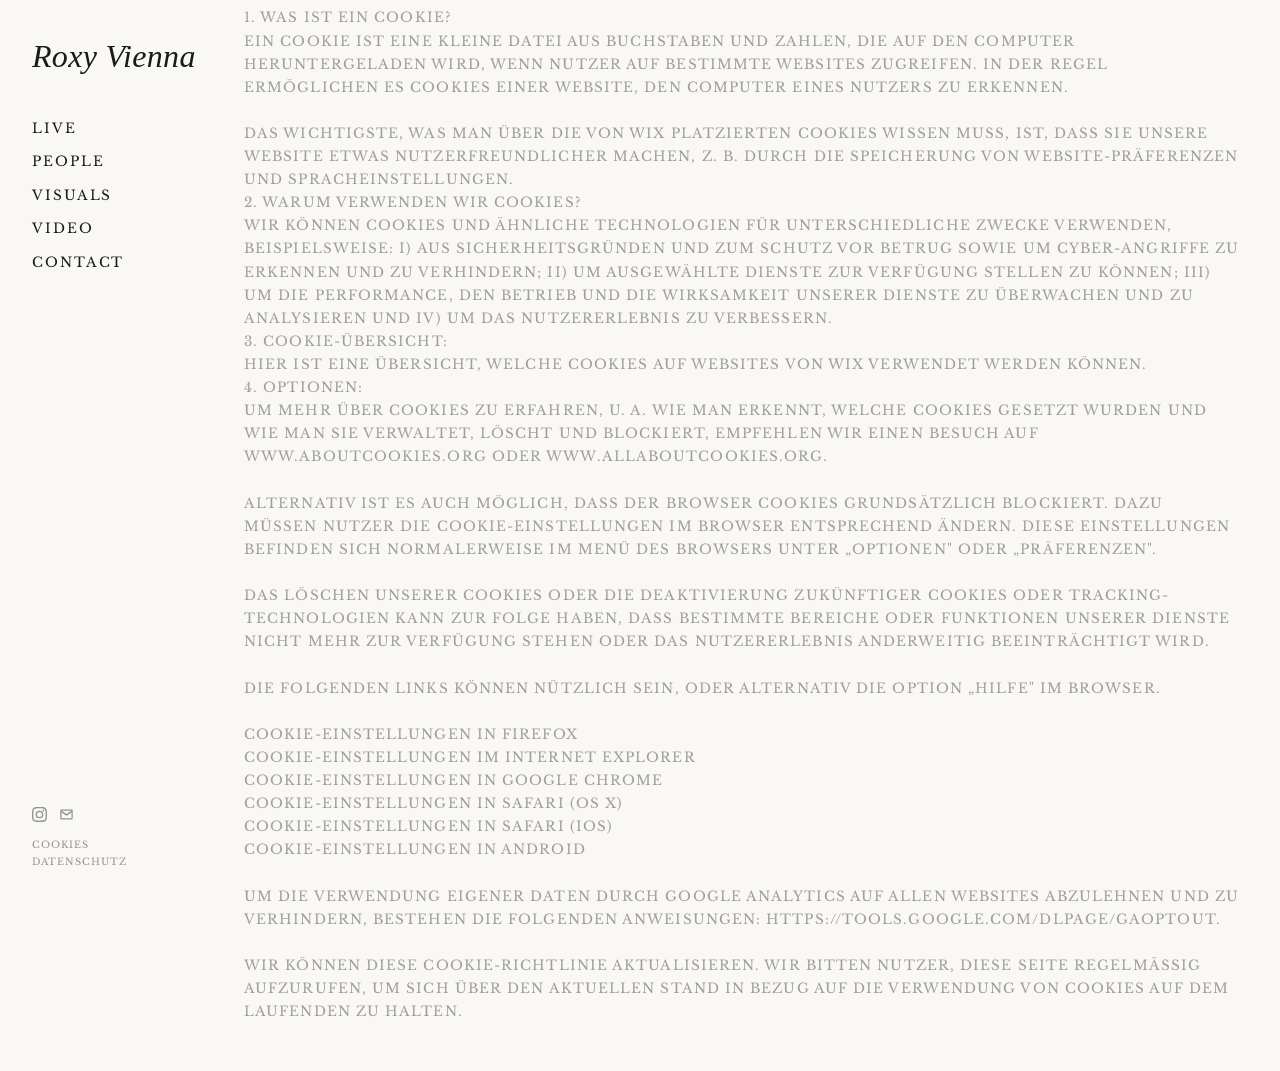
<file: cookies.html>
<!DOCTYPE html>
<html lang="en">
<head>
  <meta charset="UTF-8" />
  <meta name="viewport" content="width=device-width, initial-scale=1.0" />
  <title>Cookies — Roxy Vienna</title>
  <link rel="preconnect" href="https://fonts.googleapis.com">
  <link rel="preconnect" href="https://fonts.gstatic.com" crossorigin>
  <link href="https://fonts.googleapis.com/css2?family=IM+Fell+English:ital@0;1&family=Libre+Baskerville:wght@400&display=swap" rel="stylesheet">
  <link rel="stylesheet" href="css/base.css">
  <link rel="stylesheet" href="css/legal.css">
</head>
<body>
<div class="site-wrapper">

  <div class="mobile-topbar">
    <a href="index.html" class="logo">Roxy Vienna</a>
    <button class="hamburger" aria-label="Toggle menu" aria-expanded="false">
      <span></span><span></span><span></span>
    </button>
  </div>

  <aside class="sidebar">
    <a href="index.html" class="logo">Roxy Vienna</a>
    <nav class="site-nav" aria-label="Main navigation" id="site-nav">
      <ul>
        <li><a href="live.html">Live</a></li>
        <li><a href="people.html">People</a></li>
        <li><a href="visuals.html">Visuals</a></li>
        <li><a href="video.html">Video</a></li>
        <li><a href="contact.html">Contact</a></li>
      </ul>
    </nav>
    <footer class="site-footer">
      <div class="social-icons">
        <a href="https://www.instagram.com/roxyviennaphoto" target="_blank" aria-label="Instagram"><svg viewBox="0 0 24 24" xmlns="http://www.w3.org/2000/svg"><path d="M12 2.163c3.204 0 3.584.012 4.85.07 1.366.062 2.633.334 3.608 1.31.975.975 1.247 2.242 1.31 3.608.058 1.266.07 1.646.07 4.85s-.012 3.584-.07 4.85c-.062 1.366-.334 2.633-1.31 3.608-.975.975-2.242 1.247-3.608 1.31-1.266.058-1.646.07-4.85.07s-3.584-.012-4.85-.07c-1.366-.062-2.633-.334-3.608-1.31-.975-.975-1.247-2.242-1.31-3.608C2.175 15.584 2.163 15.204 2.163 12s.012-3.584.07-4.85c.062-1.366.334-2.633 1.31-3.608.975-.975 2.242-1.247 3.608-1.31C8.416 2.175 8.796 2.163 12 2.163zm0-2.163C8.741 0 8.333.014 7.053.072 5.197.157 3.355.673 2.014 2.014.673 3.355.157 5.197.072 7.053.014 8.333 0 8.741 0 12c0 3.259.014 3.667.072 4.947.085 1.856.601 3.698 1.942 5.039 1.341 1.341 3.183 1.857 5.039 1.942C8.333 23.986 8.741 24 12 24c3.259 0 3.667-.014 4.947-.072 1.856-.085 3.698-.601 5.039-1.942 1.341-1.341 1.857-3.183 1.942-5.039.058-1.28.072-1.688.072-4.947 0-3.259-.014-3.667-.072-4.947-.085-1.856-.601-3.698-1.942-5.039C20.645.673 18.803.157 16.947.072 15.667.014 15.259 0 12 0zm0 5.838a6.162 6.162 0 1 0 0 12.324 6.162 6.162 0 0 0 0-12.324zm0 10.162a4 4 0 1 1 0-8 4 4 0 0 1 0 8zm6.406-11.845a1.44 1.44 0 1 0 0 2.881 1.44 1.44 0 0 0 0-2.881z"/></svg></a>
        <a href="mailto:viennaroxy@gmail.com" aria-label="Email"><svg viewBox="0 0 24 24" xmlns="http://www.w3.org/2000/svg"><path d="M20 4H4c-1.103 0-2 .897-2 2v12c0 1.103.897 2 2 2h16c1.103 0 2-.897 2-2V6c0-1.103-.897-2-2-2zm0 2-8 5-8-5h16zm0 12H4V8.868l8 5 8-5V18z"/></svg></a>
      </div>
      <a href="cookies.html">Cookies</a>
      <a href="datenschutz.html">Datenschutz</a>
    </footer>
  </aside>

  <main class="main-content">
    <p class="placeholder-text">1. Was ist ein Cookie?
Ein Cookie ist eine kleine Datei aus Buchstaben und Zahlen, die auf den Computer heruntergeladen wird, wenn Nutzer auf bestimmte Websites zugreifen. In der Regel ermöglichen es Cookies einer Website, den Computer eines Nutzers zu erkennen.

Das Wichtigste, was man über die von Wix platzierten Cookies wissen muss, ist, dass sie unsere Website etwas nutzerfreundlicher machen, z. B. durch die Speicherung von Website-Präferenzen und Spracheinstellungen.
2. Warum verwenden wir Cookies?
Wir können Cookies und ähnliche Technologien für unterschiedliche Zwecke verwenden, beispielsweise: i) aus Sicherheitsgründen und zum Schutz vor Betrug sowie um Cyber-Angriffe zu erkennen und zu verhindern; ii) um ausgewählte Dienste zur Verfügung stellen zu können; iii) um die Performance, den Betrieb und die Wirksamkeit unserer Dienste zu überwachen und zu analysieren und iv) um das Nutzererlebnis zu verbessern.
3. Cookie-Übersicht:
Hier ist eine Übersicht, welche Cookies auf Websites von Wix verwendet werden können.
4. Optionen:
Um mehr über Cookies zu erfahren, u. a. wie man erkennt, welche Cookies gesetzt wurden und wie man sie verwaltet, löscht und blockiert, empfehlen wir einen Besuch auf www.aboutcookies.org oder www.allaboutcookies.org.

Alternativ ist es auch möglich, dass der Browser Cookies grundsätzlich blockiert. Dazu müssen Nutzer die Cookie-Einstellungen im Browser entsprechend ändern. Diese Einstellungen befinden sich normalerweise im Menü des Browsers unter „Optionen" oder „Präferenzen".

Das Löschen unserer Cookies oder die Deaktivierung zukünftiger Cookies oder Tracking-Technologien kann zur Folge haben, dass bestimmte Bereiche oder Funktionen unserer Dienste nicht mehr zur Verfügung stehen oder das Nutzererlebnis anderweitig beeinträchtigt wird.

Die folgenden Links können nützlich sein, oder alternativ die Option „Hilfe" im Browser.

Cookie-Einstellungen in Firefox
Cookie-Einstellungen im Internet Explorer
Cookie-Einstellungen in Google Chrome
Cookie-Einstellungen in Safari (OS X)
Cookie-Einstellungen in Safari (iOS)
Cookie-Einstellungen in Android

Um die Verwendung eigener Daten durch Google Analytics auf allen Websites abzulehnen und zu verhindern, bestehen die folgenden Anweisungen: https://tools.google.com/dlpage/gaoptout.

Wir können diese Cookie-Richtlinie aktualisieren. Wir bitten Nutzer, diese Seite regelmäßig aufzurufen, um sich über den aktuellen Stand in Bezug auf die Verwendung von Cookies auf dem Laufenden zu halten.</p>
  </main>

</div>

<script>
  const hamburger = document.querySelector('.hamburger');
  const nav = document.getElementById('site-nav');
  hamburger.addEventListener('click', () => {
    const isOpen = nav.classList.toggle('open');
    hamburger.classList.toggle('open', isOpen);
    hamburger.setAttribute('aria-expanded', String(isOpen));
    document.body.style.overflow = isOpen ? 'hidden' : '';
  });
  nav.querySelectorAll('a').forEach(link => {
    link.addEventListener('click', () => {
      nav.classList.remove('open');
      hamburger.classList.remove('open');
      hamburger.setAttribute('aria-expanded', 'false');
      document.body.style.overflow = '';
    });
  });
</script>
</body>
</html>
</file>
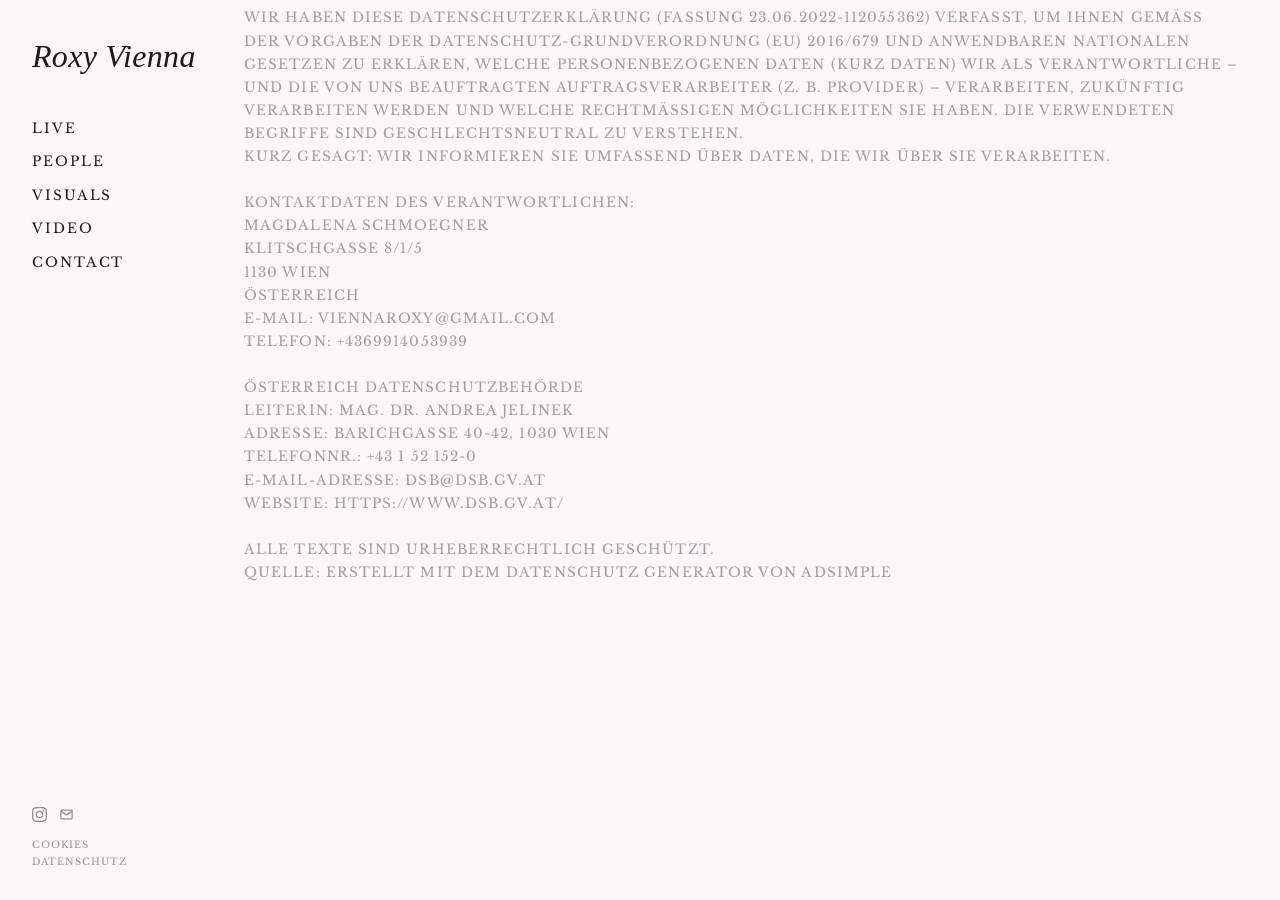
<file: datenschutz.html>
<!DOCTYPE html>
<html lang="en">
<head>
  <meta charset="UTF-8" />
  <meta name="viewport" content="width=device-width, initial-scale=1.0" />
  <title>Datenschutz — Roxy Vienna</title>
  <link rel="preconnect" href="https://fonts.googleapis.com">
  <link rel="preconnect" href="https://fonts.gstatic.com" crossorigin>
  <link href="https://fonts.googleapis.com/css2?family=IM+Fell+English:ital@0;1&family=Libre+Baskerville:wght@400&display=swap" rel="stylesheet">
  <link rel="stylesheet" href="css/base.css">
  <link rel="stylesheet" href="css/legal.css">
</head>
<body>
<div class="site-wrapper">

  <div class="mobile-topbar">
    <a href="index.html" class="logo">Roxy Vienna</a>
    <button class="hamburger" aria-label="Toggle menu" aria-expanded="false">
      <span></span><span></span><span></span>
    </button>
  </div>

  <aside class="sidebar">
    <a href="index.html" class="logo">Roxy Vienna</a>
    <nav class="site-nav" aria-label="Main navigation" id="site-nav">
      <ul>
        <li><a href="live.html">Live</a></li>
        <li><a href="people.html">People</a></li>
        <li><a href="visuals.html">Visuals</a></li>
        <li><a href="video.html">Video</a></li>
        <li><a href="contact.html">Contact</a></li>
      </ul>
    </nav>
    <footer class="site-footer">
      <div class="social-icons">
        <a href="https://www.instagram.com/roxyviennaphoto" target="_blank" aria-label="Instagram"><svg viewBox="0 0 24 24" xmlns="http://www.w3.org/2000/svg"><path d="M12 2.163c3.204 0 3.584.012 4.85.07 1.366.062 2.633.334 3.608 1.31.975.975 1.247 2.242 1.31 3.608.058 1.266.07 1.646.07 4.85s-.012 3.584-.07 4.85c-.062 1.366-.334 2.633-1.31 3.608-.975.975-2.242 1.247-3.608 1.31-1.266.058-1.646.07-4.85.07s-3.584-.012-4.85-.07c-1.366-.062-2.633-.334-3.608-1.31-.975-.975-1.247-2.242-1.31-3.608C2.175 15.584 2.163 15.204 2.163 12s.012-3.584.07-4.85c.062-1.366.334-2.633 1.31-3.608.975-.975 2.242-1.247 3.608-1.31C8.416 2.175 8.796 2.163 12 2.163zm0-2.163C8.741 0 8.333.014 7.053.072 5.197.157 3.355.673 2.014 2.014.673 3.355.157 5.197.072 7.053.014 8.333 0 8.741 0 12c0 3.259.014 3.667.072 4.947.085 1.856.601 3.698 1.942 5.039 1.341 1.341 3.183 1.857 5.039 1.942C8.333 23.986 8.741 24 12 24c3.259 0 3.667-.014 4.947-.072 1.856-.085 3.698-.601 5.039-1.942 1.341-1.341 1.857-3.183 1.942-5.039.058-1.28.072-1.688.072-4.947 0-3.259-.014-3.667-.072-4.947-.085-1.856-.601-3.698-1.942-5.039C20.645.673 18.803.157 16.947.072 15.667.014 15.259 0 12 0zm0 5.838a6.162 6.162 0 1 0 0 12.324 6.162 6.162 0 0 0 0-12.324zm0 10.162a4 4 0 1 1 0-8 4 4 0 0 1 0 8zm6.406-11.845a1.44 1.44 0 1 0 0 2.881 1.44 1.44 0 0 0 0-2.881z"/></svg></a>
        <a href="mailto:viennaroxy@gmail.com" aria-label="Email"><svg viewBox="0 0 24 24" xmlns="http://www.w3.org/2000/svg"><path d="M20 4H4c-1.103 0-2 .897-2 2v12c0 1.103.897 2 2 2h16c1.103 0 2-.897 2-2V6c0-1.103-.897-2-2-2zm0 2-8 5-8-5h16zm0 12H4V8.868l8 5 8-5V18z"/></svg></a>
      </div>
      <a href="cookies.html">Cookies</a>
      <a href="datenschutz.html">Datenschutz</a>
    </footer>
  </aside>

  <main class="main-content">
    <p class="placeholder-text">Wir haben diese Datenschutzerklärung (Fassung 23.06.2022-112055362) verfasst, um Ihnen gemäß der Vorgaben der Datenschutz-Grundverordnung (EU) 2016/679 und anwendbaren nationalen Gesetzen zu erklären, welche personenbezogenen Daten (kurz Daten) wir als Verantwortliche – und die von uns beauftragten Auftragsverarbeiter (z. B. Provider) – verarbeiten, zukünftig verarbeiten werden und welche rechtmäßigen Möglichkeiten Sie haben. Die verwendeten Begriffe sind geschlechtsneutral zu verstehen.
Kurz gesagt: Wir informieren Sie umfassend über Daten, die wir über Sie verarbeiten.

Kontaktdaten des Verantwortlichen:
Magdalena Schmoegner
Klitschgasse 8/1/5
1130 Wien
Österreich
E-Mail: viennaroxy@gmail.com
Telefon: +4369914053939

Österreich Datenschutzbehörde
Leiterin: Mag. Dr. Andrea Jelinek
Adresse: Barichgasse 40-42, 1030 Wien
Telefonnr.: +43 1 52 152-0
E-Mail-Adresse: dsb@dsb.gv.at
Website: https://www.dsb.gv.at/

Alle Texte sind urheberrechtlich geschützt.
Quelle: Erstellt mit dem Datenschutz Generator von AdSimple</p>
  </main>

</div>

<script>
  const hamburger = document.querySelector('.hamburger');
  const nav = document.getElementById('site-nav');
  hamburger.addEventListener('click', () => {
    const isOpen = nav.classList.toggle('open');
    hamburger.classList.toggle('open', isOpen);
    hamburger.setAttribute('aria-expanded', String(isOpen));
    document.body.style.overflow = isOpen ? 'hidden' : '';
  });
  nav.querySelectorAll('a').forEach(link => {
    link.addEventListener('click', () => {
      nav.classList.remove('open');
      hamburger.classList.remove('open');
      hamburger.setAttribute('aria-expanded', 'false');
      document.body.style.overflow = '';
    });
  });
</script>
</body>
</html>
</file>
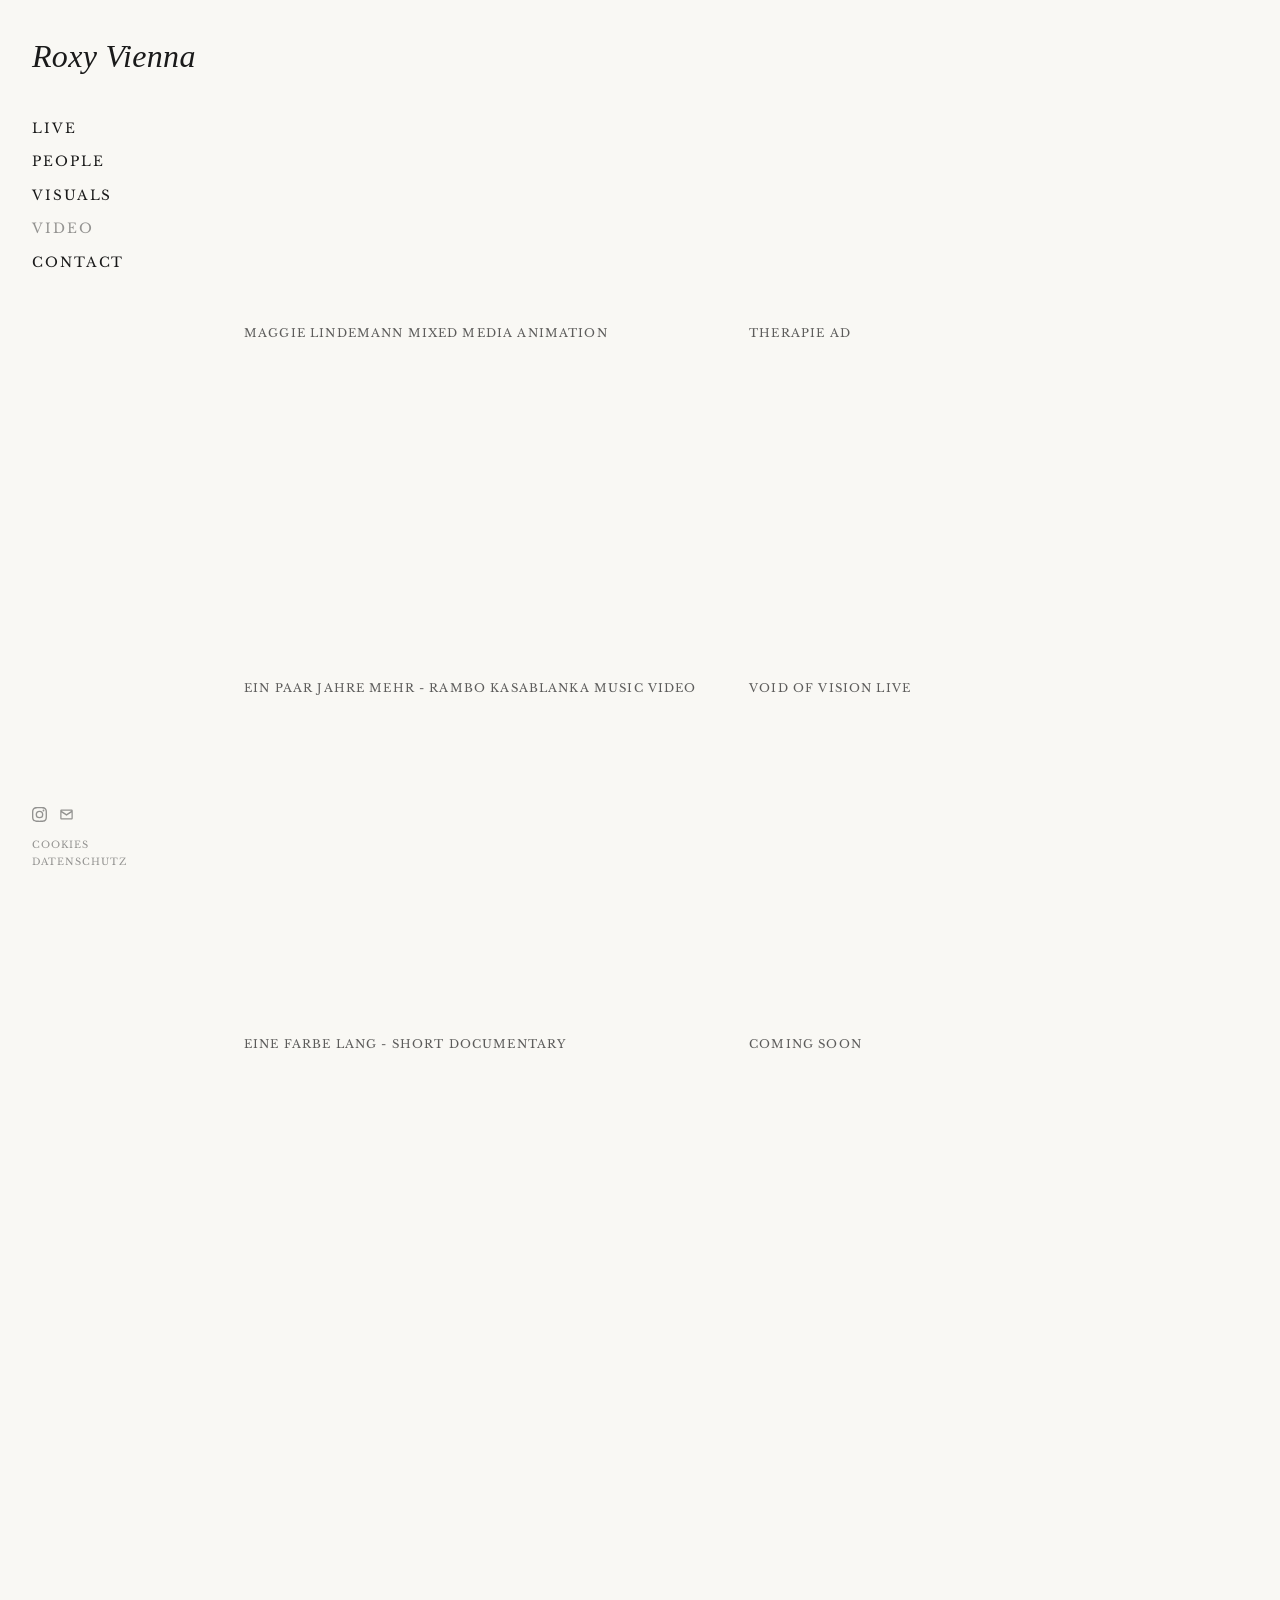
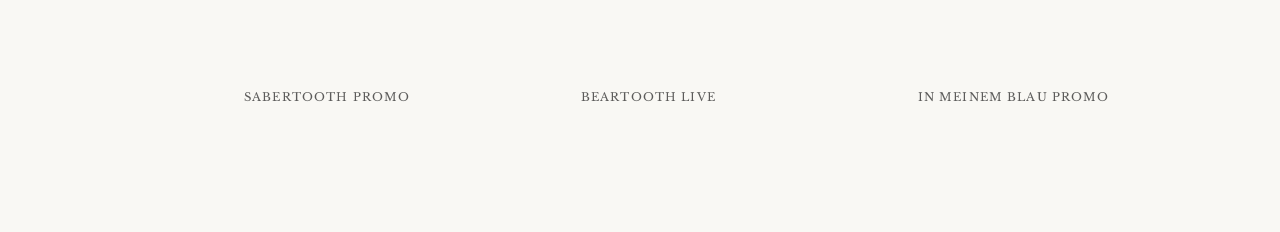
<file: video.html>
<!DOCTYPE html>
<html lang="en">
<head>
  <meta charset="UTF-8" />
  <meta name="viewport" content="width=device-width, initial-scale=1.0" />
  <title>Video — Roxy Vienna</title>
  <link rel="preconnect" href="https://fonts.googleapis.com">
  <link rel="preconnect" href="https://fonts.gstatic.com" crossorigin>
  <link href="https://fonts.googleapis.com/css2?family=IM+Fell+English:ital@0;1&family=Libre+Baskerville:wght@400&display=swap" rel="stylesheet">
  <link rel="stylesheet" href="css/base.css">
  <link rel="stylesheet" href="css/video.css">
</head>
<body>
<div class="site-wrapper">

  <div class="mobile-topbar">
    <a href="index.html" class="logo">Roxy Vienna</a>
    <button class="hamburger" aria-label="Toggle menu" aria-expanded="false">
      <span></span><span></span><span></span>
    </button>
  </div>

  <aside class="sidebar">
    <a href="index.html" class="logo">Roxy Vienna</a>
    <nav class="site-nav" aria-label="Main navigation" id="site-nav">
      <ul>
        <li><a href="live.html">Live</a></li>
        <li><a href="people.html">People</a></li>
        <li><a href="visuals.html">Visuals</a></li>
        <li><a href="video.html" class="active">Video</a></li>
        <li><a href="contact.html">Contact</a></li>
      </ul>
    </nav>
    <footer class="site-footer">
      <div class="social-icons">
        <a href="https://www.instagram.com/roxyviennaphoto" target="_blank" aria-label="Instagram"><svg viewBox="0 0 24 24" xmlns="http://www.w3.org/2000/svg"><path d="M12 2.163c3.204 0 3.584.012 4.85.07 1.366.062 2.633.334 3.608 1.31.975.975 1.247 2.242 1.31 3.608.058 1.266.07 1.646.07 4.85s-.012 3.584-.07 4.85c-.062 1.366-.334 2.633-1.31 3.608-.975.975-2.242 1.247-3.608 1.31-1.266.058-1.646.07-4.85.07s-3.584-.012-4.85-.07c-1.366-.062-2.633-.334-3.608-1.31-.975-.975-1.247-2.242-1.31-3.608C2.175 15.584 2.163 15.204 2.163 12s.012-3.584.07-4.85c.062-1.366.334-2.633 1.31-3.608.975-.975 2.242-1.247 3.608-1.31C8.416 2.175 8.796 2.163 12 2.163zm0-2.163C8.741 0 8.333.014 7.053.072 5.197.157 3.355.673 2.014 2.014.673 3.355.157 5.197.072 7.053.014 8.333 0 8.741 0 12c0 3.259.014 3.667.072 4.947.085 1.856.601 3.698 1.942 5.039 1.341 1.341 3.183 1.857 5.039 1.942C8.333 23.986 8.741 24 12 24c3.259 0 3.667-.014 4.947-.072 1.856-.085 3.698-.601 5.039-1.942 1.341-1.341 1.857-3.183 1.942-5.039.058-1.28.072-1.688.072-4.947 0-3.259-.014-3.667-.072-4.947-.085-1.856-.601-3.698-1.942-5.039C20.645.673 18.803.157 16.947.072 15.667.014 15.259 0 12 0zm0 5.838a6.162 6.162 0 1 0 0 12.324 6.162 6.162 0 0 0 0-12.324zm0 10.162a4 4 0 1 1 0-8 4 4 0 0 1 0 8zm6.406-11.845a1.44 1.44 0 1 0 0 2.881 1.44 1.44 0 0 0 0-2.881z"/></svg></a>
        <a href="mailto:viennaroxy@gmail.com" aria-label="Email"><svg viewBox="0 0 24 24" xmlns="http://www.w3.org/2000/svg"><path d="M20 4H4c-1.103 0-2 .897-2 2v12c0 1.103.897 2 2 2h16c1.103 0 2-.897 2-2V6c0-1.103-.897-2-2-2zm0 2-8 5-8-5h16zm0 12H4V8.868l8 5 8-5V18z"/></svg></a>
      </div>
      <a href="cookies.html">Cookies</a>
      <a href="datenschutz.html">Datenschutz</a>
    </footer>
  </aside>

  <main class="main-content">
    <div class="portrait-group duo">
    <div class="video-row">
      <div class="embed-landscape">
        <iframe src="https://www.youtube.com/embed/jasEKRY3c5k" allowfullscreen loading="lazy"></iframe>
      </div>
      <span class="video-title">maggie lindemann mixed media animation</span>
    </div>
    <div class="video-row">
      <div class="embed-landscape">
        <iframe src="https://www.youtube.com/embed/MeeBczgJBU8" allowfullscreen loading="lazy"></iframe>
      </div>
      <span class="video-title">Therapie Ad</span>
    </div>
    </div>
    <div class="portrait-group duo">
    <div class="video-row">
      <div class="embed-landscape">
        <iframe src="https://www.youtube.com/embed/YOUTUBE_ID_03" allowfullscreen loading="lazy"></iframe>
      </div>
      <span class="video-title">ein paar jahre mehr - rambo kasablanka music video</span>
    </div>
    <div class="video-row">
      <div class="embed-landscape">
        <iframe src="https://www.youtube.com/embed/aEdMvxJCeTU" allowfullscreen loading="lazy"></iframe>
      </div>
      <span class="video-title">Void of vision live</span>
    </div>
    </div>
    <div class="portrait-group duo">
    <div class="video-row">
      <div class="embed-landscape">
        <iframe src="https://www.youtube.com/embed/uvxA00iDquM" allowfullscreen loading="lazy"></iframe>
      </div>
      <span class="video-title">eine farbe lang - short documentary</span>
    </div>
        <div class="video-row">
      <div class="embed-landscape">
        <iframe src="https://www.youtube.com/embed/YOUTUBE_ID_03" allowfullscreen loading="lazy"></iframe>
      </div>
      <span class="video-title">coming soon</span>
    </div>
    </div>
    <div class="portrait-group">
      <div class="portrait-item">
        <div class="embed-portrait">
          <iframe src="https://www.youtube.com/embed/Mt2LT_jlueY" allowfullscreen loading="lazy"></iframe>
        </div>
        <span class="video-title">sabertooth promo</span>
      </div>
      <div class="portrait-item">
        <div class="embed-portrait">
          <iframe src="https://www.youtube.com/embed/HiDrpAIZd7M" allowfullscreen loading="lazy"></iframe>
        </div>
        <span class="video-title">beartooth live</span>
      </div>
      <div class="portrait-item">
        <div class="embed-portrait">
          <iframe src="https://www.youtube.com/embed/Z5qHHCuYyGc" allowfullscreen loading="lazy"></iframe>
        </div>
        <span class="video-title">in meinem blau promo</span>
      </div>
    </div>
    </div>
  </main>

</div>

<script>
  const revealEls = document.querySelectorAll('.video-row, .portrait-group');
  const observer = new IntersectionObserver((entries) => {
    entries.forEach(entry => {
      if (entry.isIntersecting) {
        entry.target.classList.add('visible');
        observer.unobserve(entry.target);
      }
    });
  }, { threshold: 0.07 });
  revealEls.forEach(el => observer.observe(el));

  const hamburger = document.querySelector('.hamburger');
  const nav = document.getElementById('site-nav');
  hamburger.addEventListener('click', () => {
    const isOpen = nav.classList.toggle('open');
    hamburger.classList.toggle('open', isOpen);
    hamburger.setAttribute('aria-expanded', String(isOpen));
    document.body.style.overflow = isOpen ? 'hidden' : '';
  });
  nav.querySelectorAll('a').forEach(link => {
    link.addEventListener('click', () => {
      nav.classList.remove('open');
      hamburger.classList.remove('open');
      hamburger.setAttribute('aria-expanded', 'false');
      document.body.style.overflow = '';
    });
  });
</script>
</body>
</html>
</file>
<file: css/base.css>
*, *::before, *::after {
  box-sizing: border-box;
  margin: 0;
  padding: 0;
}

:root {
  --bg: #f9f8f4;
  --ink: #1a1a1a;
  --nav-width: 220px;
  --logo-font: 'IM Fell English', serif;
  --nav-font: 'Libre Baskerville', serif;
}

html, body {
  width: 100%;
  min-height: 100vh;
  background-color: var(--bg);
  color: var(--ink);
  font-family: var(--nav-font);
  overflow-x: hidden;
}

/* ── DESKTOP LAYOUT ── */
.site-wrapper {
  min-height: 100vh;
}

/* ── FIXED SIDEBAR ── */
.sidebar {
  position: fixed;
  top: 0;
  left: 0;
  height: 100vh;
  width: var(--nav-width);
  padding: 2.5rem 1rem 2rem 2rem;
  display: flex;
  flex-direction: column;
  background-color: var(--bg);
  z-index: 10;
}

/* ── LOGO ── */
.logo {
  font-family: var(--logo-font);
  font-style: italic;
  font-size: 2rem;
  font-weight: 400;
  letter-spacing: 0.01em;
  line-height: 1;
  padding-bottom: 2.8rem;
  color: var(--ink);
  text-decoration: none;
  display: block;
  flex-shrink: 0;
}

/* ── HAMBURGER (hidden on desktop) ── */
.hamburger {
  display: none;
  flex-direction: column;
  justify-content: center;
  gap: 5px;
  background: none;
  border: none;
  cursor: pointer;
  padding: 4px;
  z-index: 200;
}

.hamburger span {
  display: block;
  width: 24px;
  height: 1.5px;
  background: var(--ink);
  transition: transform 0.3s ease, opacity 0.3s ease;
  transform-origin: center;
}

.hamburger.open span:nth-child(1) { transform: translateY(6.5px) rotate(45deg); }
.hamburger.open span:nth-child(2) { opacity: 0; }
.hamburger.open span:nth-child(3) { transform: translateY(-6.5px) rotate(-45deg); }

/* ── MOBILE TOPBAR (hidden on desktop) ── */
.mobile-topbar {
  display: none;
}

/* ── SITE NAV ── */
.site-nav {
  flex: 1;
}

.site-nav ul {
  list-style: none;
  display: flex;
  flex-direction: column;
  gap: 0.65rem;
}

.site-nav a {
  font-family: var(--nav-font);
  font-size: 0.85rem;
  font-weight: 400;
  letter-spacing: 0.14em;
  text-transform: uppercase;
  text-decoration: none;
  color: var(--ink);
  line-height: 1.7;
  transition: opacity 0.2s ease;
  display: inline-block;
}

.site-nav a:hover { opacity: 0.45; }
.site-nav a.active { opacity: 0.45; }

/* ── FOOTER ── */
.site-footer {
  margin-top: auto;
  display: flex;
  flex-direction: column;
  gap: 0.3rem;
}

/* ── SOCIAL ICONS ── */
.social-icons {
  display: flex;
  gap: 0.75rem;
  align-items: center;
  margin-bottom: 0.75rem;
}

.social-icons a {
  display: flex;
  align-items: center;
  color: var(--ink);
  opacity: 0.45;
  transition: opacity 0.2s ease;
  text-decoration: none;
}

.social-icons a:hover { opacity: 1; }

.social-icons svg {
  width: 15px;
  height: 15px;
  fill: currentColor;
}

.site-footer a {
  font-family: var(--nav-font);
  font-size: 0.6rem;
  letter-spacing: 0.1em;
  text-transform: uppercase;
  text-decoration: none;
  color: var(--ink);
  opacity: 0.45;
  transition: opacity 0.2s ease;
}

.site-footer a:hover { opacity: 1; }

/* ── MAIN CONTENT ── */
.main-content {
  margin-left: var(--nav-width);
  padding: 2.5rem 2.5rem 2rem 1.5rem;
}

/* ══════════════════════════════
   MOBILE  ≤ 768px
══════════════════════════════ */
@media (max-width: 768px) {
  .site-wrapper {
    display: flex;
    flex-direction: column;
    padding: 0;
  }

  .mobile-topbar {
    display: flex;
    align-items: center;
    justify-content: space-between;
    padding: 1.25rem 1.25rem 1rem;
    position: relative;
    z-index: 100;
  }

  .mobile-topbar .logo {
    padding-bottom: 0;
    font-size: 1.7rem;
  }

  .hamburger {
    display: flex;
  }

  /* Sidebar: collapse to zero size but keep rendered so fixed nav inside can overlay */
  .sidebar {
    height: 0;
    width: 0;
    padding: 0;
    overflow: visible;
  }

  /* Hide sidebar logo and footer on mobile */
  .sidebar > .logo,
  .sidebar > .site-footer {
    display: none;
  }

  /* Nav inside sidebar becomes full-screen overlay (position:fixed escapes parent) */
  .site-nav {
    position: fixed;
    inset: 0;
    background: var(--bg);
    display: flex;
    align-items: center;
    justify-content: center;
    opacity: 0;
    pointer-events: none;
    transition: opacity 0.35s ease;
    z-index: 150;
  }

  .site-nav.open {
    opacity: 1;
    pointer-events: all;
  }

  .site-nav ul {
    flex-direction: column;
    align-items: center;
    gap: 1.6rem;
  }

  .site-nav a {
    font-size: 1.05rem;
    letter-spacing: 0.18em;
  }

  .main-content {
    margin-left: 0;
    padding: 0;
    width: 100%;
  }

  .site-footer {
    padding: 1.5rem 1.25rem 2rem;
    flex-direction: row;
    gap: 1.5rem;
  }
}
</file>
<file: css/legal.css>
.main-content {
  display: flex;
  align-items: flex-start;
  padding-top: 0.4rem;
  padding-bottom: 3rem;
}

.placeholder-text {
  font-family: var(--nav-font);
  font-size: 0.85rem;
  letter-spacing: 0.08em;
  opacity: 0.4;
  text-transform: uppercase;
  white-space: pre-wrap;
  line-height: 1.7;
}

@media (max-width: 768px) {
  .main-content { padding: 1rem 1.25rem 2rem; }
}
</file>
<file: css/video.css>
:root {
  --gap: 5px;
}

.main-content {
  display: flex;
  flex-direction: column;
  gap: 3.5rem;
  padding-bottom: 8rem;
}

.video-row {
  display: flex;
  flex-direction: column;
  gap: 0.6rem;
}

.portrait-group.duo {
  grid-template-columns: repeat(2, 1fr);
}


.embed-landscape {
  position: relative;
  width: 100%;
  padding-bottom: 56.25%;
}

.embed-landscape iframe {
  position: absolute;
  inset: 0;
  width: 100%;
  height: 100%;
  border: none;
  display: block;
}

.portrait-group {
  display: grid;
  grid-template-columns: repeat(3, 1fr);
  gap: 0.9rem;
}

.portrait-item {
  display: flex;
  flex-direction: column;
  gap: 0.6rem;
}

.embed-portrait {
  position: relative;
  width: 100%;
  padding-bottom: 177.78%;
}

.embed-portrait iframe {
  position: absolute;
  inset: 0;
  width: 100%;
  height: 100%;
  border: none;
  display: block;
}

.video-title {
  font-family: var(--nav-font);
  font-size: 0.72rem;
  font-weight: 400;
  letter-spacing: 0.1em;
  text-transform: uppercase;
  color: var(--ink);
  opacity: 0.7;
}

/* ── SCROLL REVEAL ── */
.video-row,
.portrait-group {
  opacity: 0;
  transform: translateY(24px);
  transition: opacity 0.6s ease, transform 0.6s ease;
}

.video-row.visible,
.portrait-group.visible {
  opacity: 1;
  transform: translateY(0);
}

@media (max-width: 768px) {
  .main-content { padding: 0 1rem 2rem; gap: 2rem; }
  .portrait-group { grid-template-columns: repeat(2, 1fr); }
}
</file>
